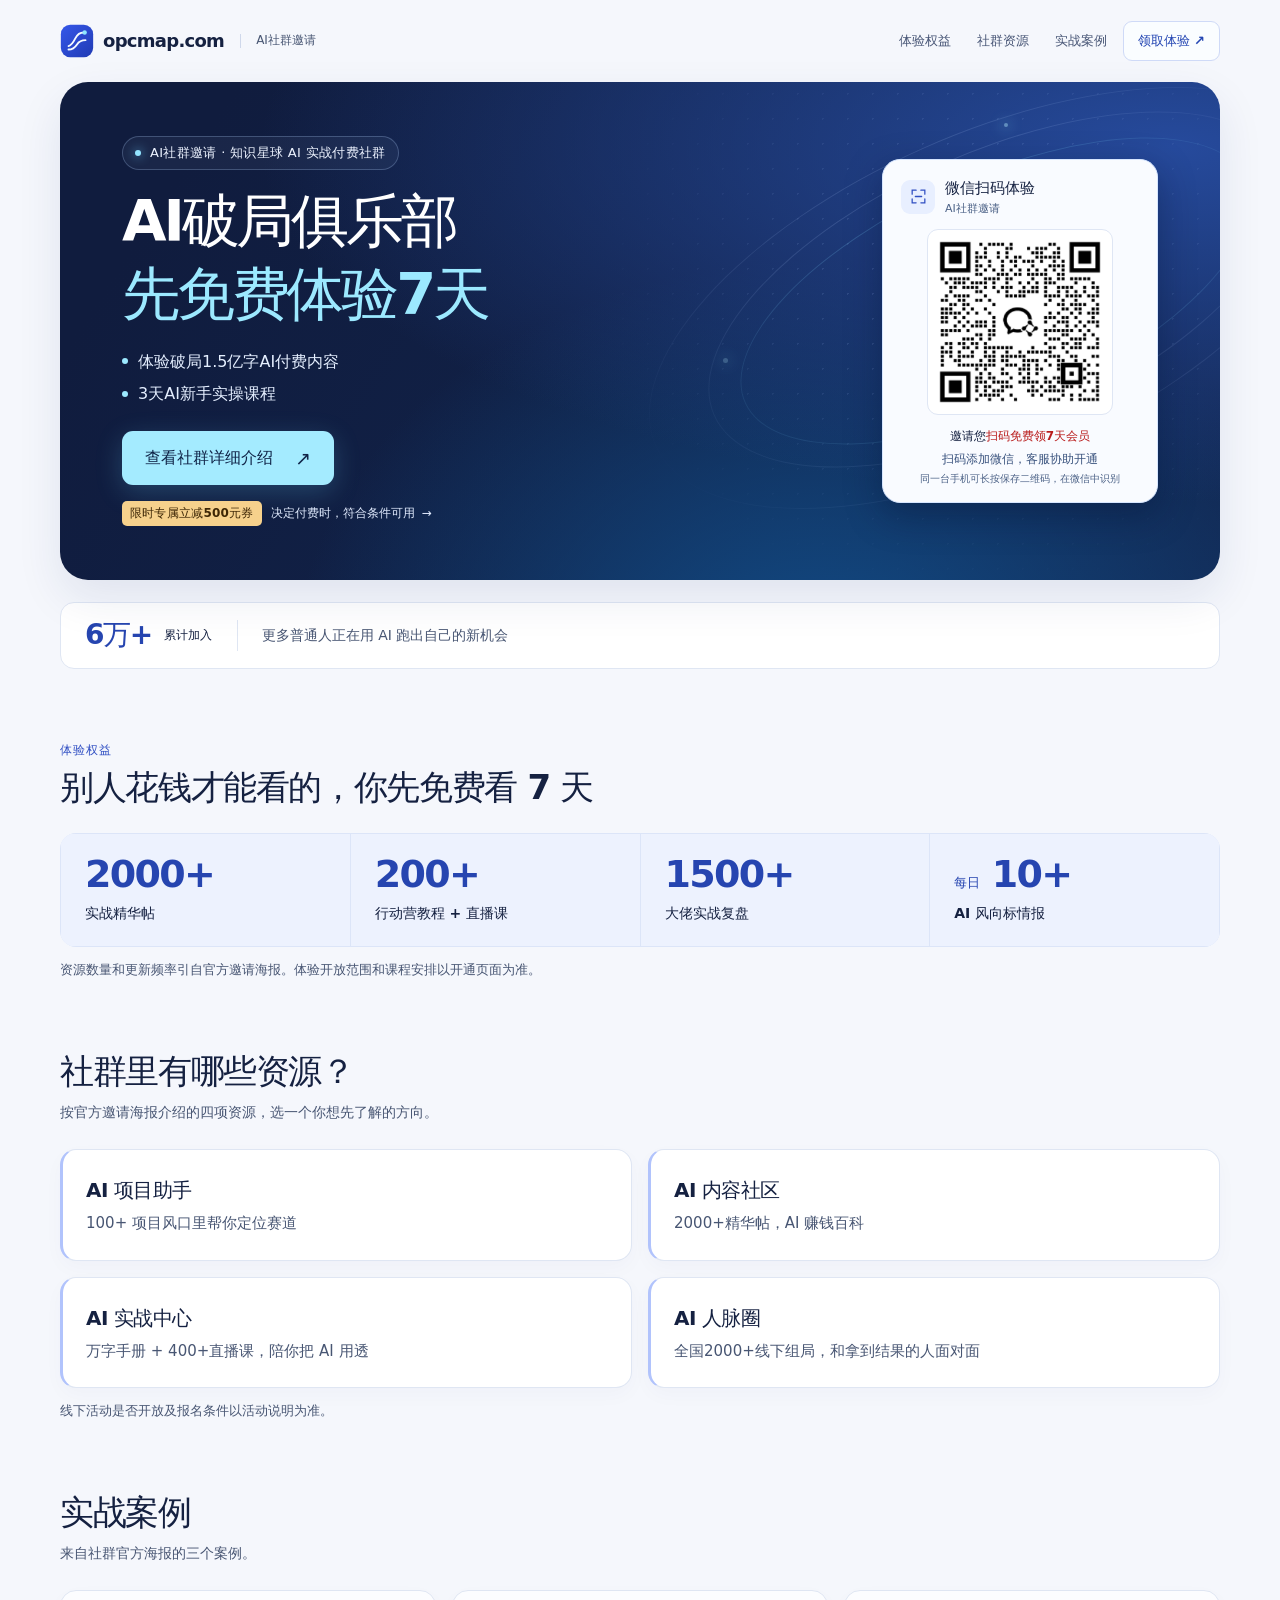
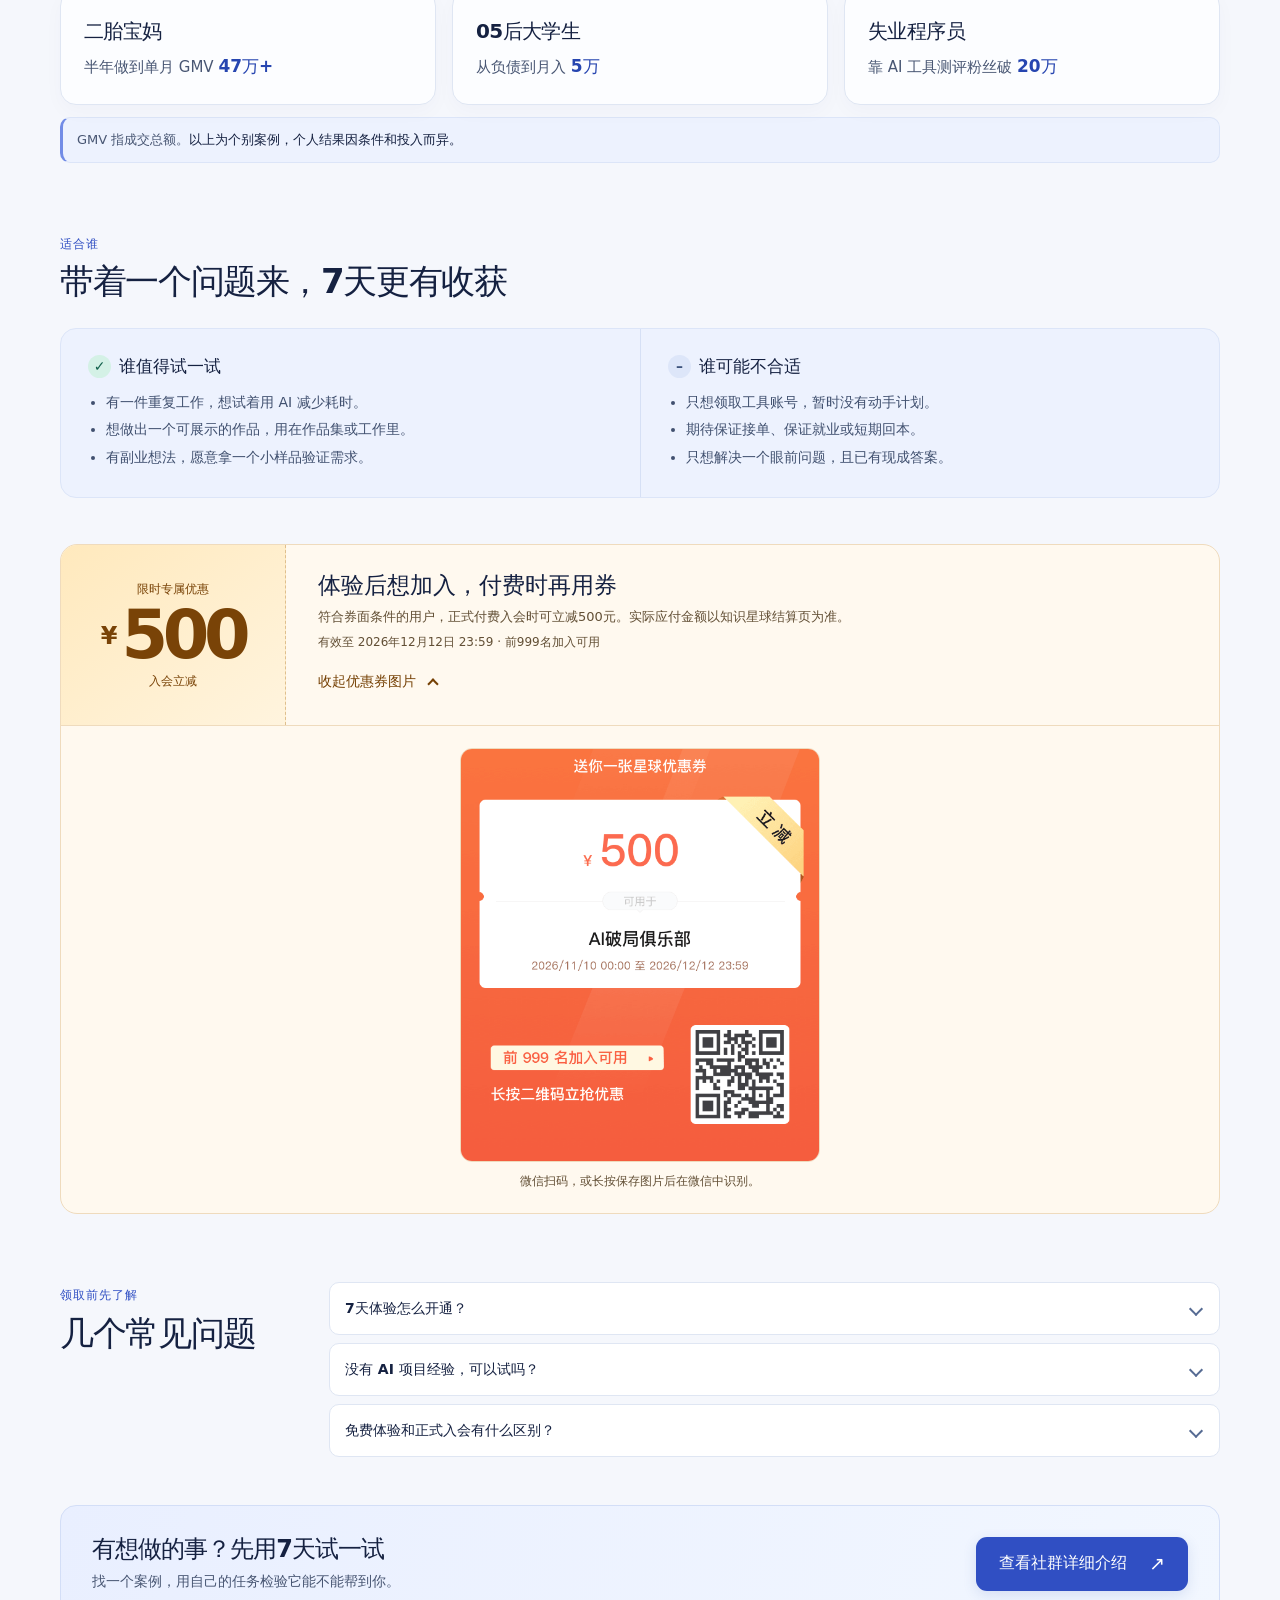
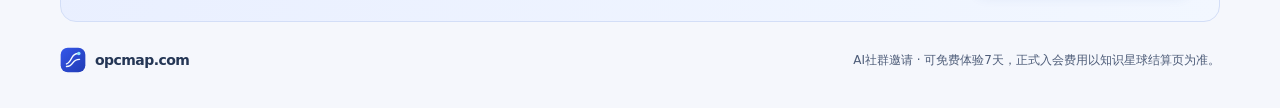
<file: index.html>
<!doctype html>
<html lang="zh-CN">
<head>
<meta charset="utf-8">
<meta name="viewport" content="width=device-width, initial-scale=1, viewport-fit=cover">
<meta name="theme-color" content="#f4f6fc">
<title>AI社群｜7天免费体验 · opcmap.com</title>
<meta name="description" content="AI破局俱乐部是知识星球上的AI实战付费社群。通过AI社群邀请免费体验7天，了解项目方向、实战精华帖和3天AI新手实操课程。">
<meta property="og:title" content="AI社群｜7天免费体验">
<meta property="og:description" content="通过AI社群邀请免费体验7天，了解AI项目助手、实战案例和3天AI新手实操课程。">
<link rel="icon" type="image/svg+xml" href="assets/landing-mark.svg">
<link rel="stylesheet" href="styles.css">
<script defer src="config.js"></script>
<script defer src="app.js"></script>
</head>
<body>
<a class="skip" href="#main">跳到主要内容</a>
<header class="site-header">
  <div class="wrap header-inner">
    <a class="brand" href="./index.html" aria-label="opcmap.com 首页"><img src="assets/landing-mark.svg" width="34" height="34" alt=""><span>opcmap.com</span></a>
    <span class="invite-label">AI社群邀请</span>
    <nav aria-label="页面导航"><a href="#benefits">体验权益</a><a href="#learn">社群资源</a><a href="#cases">实战案例</a></nav>
    <a class="header-cta" href="#trial">领取体验 <span aria-hidden="true">↗</span></a>
  </div>
</header>
<main id="main">
  <section class="hero wrap" id="trial" aria-labelledby="hero-title">
    <div class="orbit" aria-hidden="true"><i></i><i></i><i></i><b></b><b></b><b></b></div>
    <div class="hero-copy">
      <p class="hero-label"><span></span> AI社群邀请 · 知识星球 AI 实战付费社群</p>
      <h1 id="hero-title">AI破局俱乐部<span>先免费体验7天</span></h1>
      <ul class="hero-benefits" aria-label="邀请海报介绍的体验内容">
        <li>体验破局1.5亿字AI付费内容</li>
        <li>3天AI新手实操课程</li>
      </ul>
      <a class="button button-primary" id="hero-cta" data-trial="hero" href="https://t.zsxq.com/xq3qO" target="_blank" rel="noopener noreferrer">查看社群详细介绍 <span aria-hidden="true">↗</span></a>
      <p class="offer-note" data-coupon-only hidden><a href="#coupon" data-coupon-jump><strong>限时专属立减500元券</strong><span>决定付费时，符合条件可用 <b aria-hidden="true">→</b></span></a></p>
    </div>
    <aside class="scan-card" id="trial-qr" aria-label="微信扫码体验">
      <div class="scan-heading"><span class="scan-glyph" aria-hidden="true"><svg viewBox="0 0 24 24" fill="none" stroke="currentColor" stroke-width="1.6" stroke-linecap="round"><path d="M9 4H4v5m11-5h5v5M4 15v5h5m11-5v5h-5M8 12h8"/></svg></span><span><strong>微信扫码体验</strong><small>AI社群邀请</small></span></div>
      <div class="scan-body">
        <div class="qr-frame"><img src="assets/invitation-qr.png" id="trial-qr-image" width="276" height="276" fetchpriority="high" decoding="async" alt="7天免费体验邀请二维码，微信扫码后添加客服"></div>
        <p>邀请您<span class="scan-highlight">扫码免费领7天会员</span></p>
        <p class="scan-steps">扫码添加微信，客服协助开通</p>
        <small>同一台手机可长按保存二维码，在微信中识别</small>
      </div>
    </aside>
  </section>

  <div class="proof wrap">
    <div class="proof-count"><strong>6万+</strong><span>累计加入</span></div>
    <p>更多普通人正在用 AI 跑出自己的新机会</p>
  </div>

  <section class="section wrap" id="benefits" aria-labelledby="benefits-title">
    <div class="section-heading">
      <span class="eyebrow">体验权益</span>
      <h2 id="benefits-title">别人花钱才能看的，你先免费看 7 天</h2>
    </div>
    <ul class="benefits-grid" aria-label="官方邀请海报列出的内容">
      <li><strong>2000+</strong><span>实战精华帖</span></li>
      <li><strong>200+</strong><span>行动营教程 + 直播课</span></li>
      <li><strong>1500+</strong><span>大佬实战复盘</span></li>
      <li><strong><small>每日</small> 10+</strong><span>AI 风向标情报</span></li>
    </ul>
    <p class="resource-note">资源数量和更新频率引自官方邀请海报。体验开放范围和课程安排以开通页面为准。</p>
  </section>

  <section class="section wrap" id="learn" aria-labelledby="learn-title">
    <div class="section-heading">
      <h2 id="learn-title">社群里有哪些资源？</h2>
      <p>按官方邀请海报介绍的四项资源，选一个你想先了解的方向。</p>
    </div>
    <div class="cards resource-grid">
      <article class="learn-card">
        <h3>AI 项目助手</h3>
        <p>100+ 项目风口里帮你定位赛道</p>
      </article>
      <article class="learn-card">
        <h3>AI 内容社区</h3>
        <p>2000+精华帖，AI 赚钱百科</p>
      </article>
      <article class="learn-card">
        <h3>AI 实战中心</h3>
        <p>万字手册 + 400+直播课，陪你把 AI 用透</p>
      </article>
      <article class="learn-card">
        <h3>AI 人脉圈</h3>
        <p>全国2000+线下组局，和拿到结果的人面对面</p>
      </article>
    </div>
    <p class="resource-note">线下活动是否开放及报名条件以活动说明为准。</p>
  </section>

  <section class="section wrap" id="cases" aria-labelledby="cases-title">
    <div class="section-heading">
      <h2 id="cases-title">实战案例</h2>
      <p>来自社群官方海报的三个案例。</p>
    </div>
    <div class="cards case-grid">
      <article class="learn-card">
        <h3>二胎宝妈</h3>
        <p>半年做到单月 GMV <strong>47万+</strong></p>
      </article>
      <article class="learn-card">
        <h3>05后大学生</h3>
        <p>从负债到月入 <strong>5万</strong></p>
      </article>
      <article class="learn-card">
        <h3>失业程序员</h3>
        <p>靠 AI 工具测评粉丝破 <strong>20万</strong></p>
      </article>
    </div>
    <p class="resource-note case-note">GMV 指成交总额。<strong>以上为个别案例，个人结果因条件和投入而异。</strong></p>
  </section>

  <section class="section wrap fit" id="fit" aria-labelledby="fit-title">
    <div class="section-heading"><span class="eyebrow">适合谁</span><h2 id="fit-title">带着一个问题来，7天更有收获</h2></div>
    <div class="fit-grid">
      <div class="fit-part"><h3><span class="fit-mark fit-yes" aria-hidden="true">✓</span>谁值得试一试</h3><ul><li>有一件重复工作，想试着用 AI 减少耗时。</li><li>想做出一个可展示的作品，用在作品集或工作里。</li><li>有副业想法，愿意拿一个小样品验证需求。</li></ul></div>
      <div class="fit-part"><h3><span class="fit-mark fit-no" aria-hidden="true">–</span>谁可能不合适</h3><ul><li>只想领取工具账号，暂时没有动手计划。</li><li>期待保证接单、保证就业或短期回本。</li><li>只想解决一个眼前问题，且已有现成答案。</li></ul></div>
    </div>
  </section>

  <details class="coupon wrap" id="coupon" data-coupon-only open hidden aria-labelledby="coupon-title">
    <summary class="coupon-summary" aria-labelledby="coupon-title coupon-action">
      <span class="coupon-amount"><span>限时专属优惠</span><strong><sup>¥</sup>500</strong><small>入会立减</small></span>
      <span class="coupon-copy">
        <strong class="coupon-title" id="coupon-title">体验后想加入，付费时再用券</strong>
        <span class="coupon-description">符合券面条件的用户，正式付费入会时可立减500元。实际应付金额以知识星球结算页为准。</span>
        <span class="coupon-rules">有效至 <time datetime="2026-12-12T23:59:00+08:00">2026年12月12日 23:59</time> · 前999名加入可用</span>
        <span class="coupon-action" id="coupon-action"><span class="coupon-when-closed">查看500元优惠券</span><span class="coupon-when-open">收起优惠券图片</span><i aria-hidden="true"></i></span>
      </span>
    </summary>
    <figure class="coupon-picture">
      <img data-src="assets/coupon-qr.png" width="640" height="720" alt="限时专属立减500元券图片" loading="lazy" decoding="async" fetchpriority="low">
      <figcaption>微信扫码，或长按保存图片后在微信中识别。</figcaption>
    </figure>
  </details>

  <section class="section wrap faq" aria-labelledby="faq-title">
    <div class="section-heading"><span class="eyebrow">领取前先了解</span><h2 id="faq-title">几个常见问题</h2></div>
    <div class="questions">
      <details><summary>7天体验怎么开通？</summary><p>点击「查看社群详细介绍」，按邀请页提示操作。也可以用微信扫上方二维码添加客服，由客服协助开通。</p></details>
      <details><summary>没有 AI 项目经验，可以试吗？</summary><p>可以先选一个熟悉的小任务。邀请资料介绍了3天 AI 新手实操课，课程和体验权限以实际开通页为准。</p></details>
      <details><summary>免费体验和正式入会有什么区别？</summary><p>这是付费社群，7天体验可以先看内容、判断是否适合自己。体验期结束后的正式会员权益、期限和费用，以平台页面为准。</p></details>
    </div>
  </section>

  <section class="closing wrap" aria-labelledby="closing-title">
    <div><h2 id="closing-title">有想做的事？先用7天试一试</h2><p>找一个案例，用自己的任务检验它能不能帮到你。</p></div>
    <a class="button button-closing" data-trial="footer" href="https://t.zsxq.com/xq3qO" target="_blank" rel="noopener noreferrer">查看社群详细介绍 <span aria-hidden="true">↗</span></a>
  </section>
</main>
<footer class="site-footer wrap"><a class="brand" href="./index.html"><img src="assets/landing-mark.svg" width="26" height="26" alt=""><span>opcmap.com</span></a><p>AI社群邀请 · 可免费体验7天，正式入会费用以知识星球结算页为准。</p></footer>
<div class="mobile-bar" id="mobile-bar" hidden><a class="button button-closing" data-trial="sticky" href="https://t.zsxq.com/xq3qO" target="_blank" rel="noopener noreferrer">领取7天免费体验 <span aria-hidden="true">↗</span></a></div>
</body>
</html>
</file>
<file: styles.css>
:root{color-scheme:light;--bg:#f5f7fc;--ink:#152141;--muted:#485673;--accent:#304fc3;--line:#dfe6f3;--paper:#fff;--cyan:#9ce9ff;--navy:#102354;--wrap:1160px;font-family:"Microsoft YaHei","PingFang SC",system-ui,sans-serif;font-synthesis:none}
*{box-sizing:border-box}
html{scroll-behavior:smooth;scroll-padding-top:24px}
body{margin:0;background:var(--bg);color:var(--ink);font-size:15px;line-height:1.7}
[hidden]{display:none!important}
a{color:inherit;text-decoration:none}
button,a,summary{-webkit-tap-highlight-color:transparent}
:focus-visible{outline:3px solid #5273e9;outline-offset:4px}
.wrap{width:min(var(--wrap),calc(100% - 72px));margin-inline:auto}
.skip{position:fixed;z-index:20;left:16px;top:12px;background:#fff;border-radius:8px;padding:10px 15px;transform:translateY(-160%)}
.skip:focus{transform:translateY(0)}
.site-header{background:var(--bg)}
.header-inner{height:82px;display:flex;gap:16px;align-items:center}
.brand{display:inline-flex;align-items:center;gap:9px;font-family:system-ui,sans-serif;font-size:18px;font-weight:760;letter-spacing:-.04em;line-height:1}
.brand img{display:block;flex:none}
.invite-label{padding-left:15px;border-left:1px solid #cfd8eb;color:var(--muted);font-size:12px;white-space:nowrap;line-height:1.15}
nav{display:flex;gap:26px;margin-left:auto;color:#485676;font-size:13px}
nav a:hover{color:var(--accent)}
.header-cta{padding:8px 14px;border:1px solid #cfdaf7;border-radius:9px;color:#2446b3;background:#fafdff;font-size:13px;font-weight:700;white-space:nowrap}
.header-cta:hover{background:#eaf0ff}
.hero{position:relative;isolation:isolate;overflow:hidden;min-height:498px;display:grid;grid-template-columns:minmax(0,1fr) 276px;align-items:center;gap:46px;padding:54px 62px;border-radius:28px;background:radial-gradient(ellipse at 96% 13%,#264a9c 0,transparent 58%),radial-gradient(ellipse at 66% 116%,#124b85 0,transparent 49%),linear-gradient(123deg,#101c3e 12%,#122751 100%);color:#fff;box-shadow:0 18px 46px #192d6c18}
.orbit{position:absolute;z-index:-1;pointer-events:none;right:-125px;top:-126px;width:735px;height:630px;opacity:.58;background:radial-gradient(circle,#abc8ff44 1px,transparent 1px) 0 0/25px 25px;mask-image:radial-gradient(ellipse,#000 18%,transparent 76%)}
.orbit i{position:absolute;display:block;border:1px solid #b8d2ff55;border-radius:50%;width:620px;height:275px;right:38px;top:196px;transform:rotate(-24deg)}
.orbit i:nth-child(2){width:730px;height:328px;top:178px;right:-9px}
.orbit i:nth-child(3){width:550px;height:230px;top:220px;right:74px;border-color:#83d9ff64}
.orbit b{position:absolute;width:5px;height:5px;background:#b6f1ff;box-shadow:0 0 14px 4px #8ce8ff66;border-radius:50%;top:402px;left:113px}
.orbit b:nth-of-type(2){top:167px;left:394px;width:4px;height:4px}
.orbit b:nth-of-type(3){top:475px;left:382px;width:3px;height:3px}
.hero-label{display:inline-flex;gap:9px;align-items:center;padding:5px 12px;margin:0 0 19px;border:1px solid #b8d7ff40;border-radius:999px;color:#edf3ff;background:#c5dcff0e;font-size:13px;letter-spacing:.025em}
.hero-label span{width:6px;height:6px;border-radius:50%;background:#94e5ff;box-shadow:0 0 11px #6cceff}
h1,h2,h3,p{margin-top:0}
.hero h1{margin:0;font-size:clamp(42px,4.5vw,65px);line-height:1.15;letter-spacing:-.055em;font-weight:800}
.hero h1 span{display:block;margin-top:6px;color:var(--cyan)}
.hero-benefits {
  display: grid;
  gap: 5px;
  margin: 20px 0 24px;
  padding: 0;
  list-style: none;
  color: #e5efff;
  font-size: 16px;
}
.hero-benefits li {
  display: flex;
  align-items: baseline;
  gap: 10px;
}
.hero-benefits li::before {
  content: "";
  align-self: center;
  flex: 0 0 6px;
  height: 6px;
  border-radius: 50%;
  background: var(--cyan);
}
.button{display:inline-flex;justify-content:center;align-items:center;gap:22px;min-height:54px;padding:0 23px;border-radius:11px;font-size:16px;font-weight:760;line-height:1.3;white-space:nowrap;transition:background .16s,box-shadow .16s,transform .16s}
.button span{font-size:19px;font-weight:500;line-height:1}
.button:hover{transform:translateY(-2px)}
.button:active{transform:translateY(0)}
.button-primary{background:#a4ebff;color:#102448;box-shadow:0 7px 27px #70d9ff35}
.button-primary:hover{background:#c4f3ff;box-shadow:0 8px 30px #70d9ff45}
.hero :focus-visible{outline-color:#b5eeff}
.offer-note{margin:16px 0 0;font-size:12px;color:#e2ecff}
.offer-note a{display:inline-flex;gap:9px;align-items:center;flex-wrap:wrap}
.offer-note strong{padding:2px 8px;border-radius:5px;background:#f6d18c;color:#3e2706;letter-spacing:.02em}
.offer-note b{margin-left:3px;font-weight:400}
.offer-note a:hover span{text-decoration:underline;text-underline-offset:3px}
.scan-card{position:relative;padding:18px 18px 16px;background:#f9fbff;color:var(--ink);border:1px solid #d7e6ff;border-radius:18px;box-shadow:0 12px 36px #060f305e}
summary{cursor:pointer}
.scan-heading{display:flex;align-items:center;gap:10px;list-style:none}
summary::-webkit-details-marker{display:none}
.scan-heading>span:nth-child(2){display:grid;line-height:1.38;gap:2px}
.scan-heading strong{font-size:15px}
.scan-heading small{font-size:11px;color:#4b6186}
.scan-glyph{width:34px;height:34px;border-radius:9px;display:grid;place-items:center;background:#e8efff;color:#314fc2;flex:none}
.scan-glyph svg{width:19px;height:19px}
.questions summary::after{border-right:2px solid currentColor;border-bottom:2px solid currentColor;width:8px;height:8px;transform:rotate(45deg);margin-left:auto;margin-right:3px;flex:none;color:#566b93}
.questions details[open] summary::after{transform:rotate(225deg)}
.scan-body{text-align:center;padding-top:13px}
.qr-frame{padding:6px;width:186px;max-width:100%;aspect-ratio:1;margin:0 auto;border:1px solid #dfe6f4;border-radius:11px;background:#fff;display:grid;place-items:center}
.qr-frame img{display:block;width:100%;height:auto;-webkit-touch-callout:default}
.scan-body p{margin:11px 0 1px;font-size:12px;font-weight:720}
.scan-highlight {
  color: #b91c1c;
}
.scan-body .scan-steps {
  margin-top: 3px;
  color: #3a537e;
  font-weight: 600;
}
.scan-body small{display:block;font-size:10px;color:#4b6186;line-height:1.55}
.proof{margin-top:22px;padding:17px 24px;display:flex;align-items:center;gap:24px;background:#fff;border:1px solid var(--line);border-radius:14px}
.proof-count{display:flex;gap:12px;align-items:center;padding-right:25px;border-right:1px solid var(--line);white-space:nowrap}
.proof-count strong{color:#2645b0;font-size:28px;letter-spacing:-.05em;line-height:1.1}
.proof-count span{display:flex;gap:1px;flex-direction:column;font-size:12px;font-weight:700;line-height:1.45}

.proof p{margin:0;color:var(--muted);font-size:14px}
.section{margin-top:68px}
.section-heading{margin-bottom:24px}
.eyebrow{display:inline-block;font-size:12px;color:var(--accent);letter-spacing:.09em;font-weight:750;margin-bottom:5px}
h2{font-size:clamp(24px,2.9vw,34px);letter-spacing:-.04em;line-height:1.3;margin-bottom:8px;font-weight:800}
.section-heading p{margin:0;color:var(--muted);font-size:14px}
.cards{display:grid;grid-template-columns:repeat(3,minmax(0,1fr));gap:16px}
.learn-card{display:flex;flex-direction:column;background:#fff;padding:23px;border:1px solid var(--line);border-radius:16px;box-shadow:0 7px 20px #23356a07;min-width:0}
.learn-card h3 {
  margin: 0 0 4px;
  font-size: 20px;
  letter-spacing: -.03em;
}
.learn-card > p {
  margin: 0;
  color: var(--muted);
  font-size: 15px;
}
.benefits-grid {
  display: grid;
  grid-template-columns: repeat(4, minmax(0, 1fr));
  gap: 1px;
  margin: 0;
  padding: 1px;
  overflow: hidden;
  list-style: none;
  border-radius: 16px;
  background: #dce5f8;
}
.benefits-grid li {
  display: grid;
  align-content: start;
  gap: 6px;
  padding: 20px 24px;
  background: #edf2fe;
}
.benefits-grid strong {
  color: #2645b0;
  font-size: clamp(26px, 4vw, 38px);
  line-height: 1.1;
  letter-spacing: -.045em;
}
.benefits-grid small {
  font-size: 13px;
  letter-spacing: 0;
}
.benefits-grid span {
  font-size: 14px;
  font-weight: 650;
}
.resource-grid {
  grid-template-columns: repeat(2, minmax(0, 1fr));
}
.resource-grid .learn-card {
  border-left: 3px solid #b1c3fc;
}
.case-grid .learn-card {
  background: #fcfdff;
}
.case-grid strong {
  color: #2645b0;
  font-size: 1.13em;
}
.resource-note {
  margin: 12px 0 0;
  color: var(--muted);
  font-size: 13px;
}
.case-note {
  padding: 11px 14px;
  border: 1px solid #dce5f8;
  border-inline-start: 3px solid #728ce6;
  border-radius: 10px;
  background: #edf2fe;
}
.case-note strong {
  color: var(--ink);
}
.fit-grid{display:grid;grid-template-columns:repeat(2,minmax(0,1fr));background:#edf2fe;border:1px solid #dce5f8;border-radius:16px}
.fit-part{padding:23px 27px}
.fit-part+.fit-part{border-left:1px solid #d6e0f5}
.fit-part h3{display:flex;align-items:center;gap:8px;margin:0 0 10px;font-size:17px}
.fit-mark{display:grid;place-items:center;width:23px;height:23px;border-radius:50%;font-size:14px}
.fit-yes{background:#d4f1e6;color:#12614b}.fit-no{background:#dde6f9;color:#3d537c}
.fit-part ul{margin:0;padding-left:18px;color:#40506f;font-size:14px}
.fit-part li{margin:4px 0}
.coupon{margin-top:46px;border:1px solid #efdbbd;border-radius:17px;background:#fff9ef}
.coupon-amount{display:grid;align-content:center;justify-items:center;padding:23px;border-right:1px dashed #dfbf8e;text-align:center;color:#794307;background:linear-gradient(142deg,#ffe9bd,#fff4de);border-radius:16px 0 0 16px}
.coupon-amount span,.coupon-amount small{font-size:12px;font-weight:700}
.coupon-amount strong{font-family:system-ui,sans-serif;display:block;font-size:67px;line-height:1.08;letter-spacing:-.08em}
.coupon-amount sup{font-size:24px;vertical-align:14px;letter-spacing:0;padding-right:4px}
.coupon-summary{display:grid;grid-template-columns:225px minmax(0,1fr);list-style:none;border-radius:16px}
.coupon-summary::marker{content:""}
.coupon-summary:focus-visible{outline-offset:-4px}
.coupon-copy{display:block;padding:26px 32px}
.coupon-title{display:block;font-size:23px;line-height:1.3;margin-bottom:5px}
.coupon-description,.coupon-rules{display:block;color:#624f35;font-size:13px;margin-bottom:4px}
.coupon-copy .coupon-rules{font-size:12px}
.coupon-action{display:inline-flex;align-items:center;gap:12px;margin-top:9px;color:#754004;font-size:14px;font-weight:760;min-height:34px}
.coupon-summary:hover .coupon-action{color:#502e08}
.faq{display:grid;grid-template-columns:245px minmax(0,1fr);gap:24px}
.questions{display:grid;gap:8px}
.questions details{background:#fff;border:1px solid var(--line);border-radius:10px}
.questions summary{display:flex;align-items:center;justify-content:space-between;gap:13px;min-height:51px;padding:11px 15px;list-style:none;font-weight:700;font-size:14px}
.questions summary::after{content:""}
.questions details p{margin:0;padding:0 15px 13px;color:var(--muted);font-size:13px}
.closing{margin-top:48px;display:flex;align-items:center;justify-content:space-between;gap:22px;padding:28px 31px;border:1px solid #d3def7;border-radius:16px;background:linear-gradient(110deg,#e9efff,#f2f7ff)}
.closing h2{font-size:24px;margin-bottom:4px}
.closing p{margin:0;color:var(--muted);font-size:14px}
.button-closing{background:#304fc3;color:#fff;box-shadow:0 4px 14px #3452ac24}
.button-closing:hover{background:#253e9d}
.site-footer{padding:25px 0 35px;display:flex;align-items:center;justify-content:space-between;gap:14px;color:#4d5c78}
.site-footer .brand{font-size:14px;color:#243655}
.site-footer p{margin:0;font-size:12px}
.mobile-bar{display:none}
@media(max-width:900px){
  .wrap{width:calc(100% - 40px)}.hero{grid-template-columns:minmax(0,1fr) 235px;gap:28px;padding:40px 34px}.section{margin-top:50px}.learn-card{padding:17px}.fit-part{padding:19px}.faq{grid-template-columns:190px minmax(0,1fr)}.scan-card{padding:15px}.qr-frame{width:158px}
}
@media(max-width:680px){
  .wrap{width:calc(100% - 28px)}.header-inner{height:62px;gap:9px}.brand{font-size:16px}.brand img{width:30px;height:30px}.invite-label{font-size:11px;padding-left:8px}.header-inner nav{display:none}.header-cta{margin-left:auto;font-size:12px;padding:7px 9px}.hero{display:block;min-height:auto;padding:28px 20px 21px;border-radius:19px}.hero-label{font-size:11px;margin-bottom:15px}.hero h1{font-size:clamp(34px,9.3vw,50px)}.button{min-height:51px;font-size:15px;padding:0 17px;gap:17px}.offer-note{margin-top:12px;font-size:11px}.offer-note a{gap:5px 7px}.orbit{right:-350px;top:-166px}.scan-card{margin-top:17px;padding:11px 13px;border-radius:11px}.scan-glyph{width:30px;height:30px}.scan-heading strong{font-size:14px}.scan-heading small{font-size:10px}.scan-body small{font-size:11px}.qr-frame{width:170px}.proof{margin-top:13px;padding:12px;gap:10px;align-items:center}.proof-count{gap:6px;padding-right:10px}.proof-count strong{font-size:22px}.proof-count span{font-size:10px}.proof p{font-size:11px;line-height:1.55}.section{margin-top:40px}.section-heading{margin-bottom:15px}.section-heading p{font-size:13px}.cards,.fit-grid{grid-template-columns:1fr;gap:10px}.learn-card{padding:17px 17px 15px}.fit-grid{gap:0}.fit-part+.fit-part{border-left:0;border-top:1px solid #d6e0f5}.fit-part{padding:15px 17px}.fit-part ul{font-size:13px}.coupon{margin-top:30px}.coupon-amount{grid-template-columns:1fr auto auto;align-items:center;justify-items:start;gap:8px;border-right:0;border-bottom:1px dashed #dfbf8e;border-radius:16px 16px 0 0;padding:14px 15px}.coupon-amount strong{font-size:42px}.coupon-amount sup{font-size:17px;vertical-align:8px}.coupon-amount span,.coupon-amount small{font-size:10px}.coupon-copy{padding:16px}.coupon-title{font-size:20px}.coupon-copy .coupon-rules{font-size:11px}.faq{grid-template-columns:1fr;gap:0}.faq .section-heading{margin-bottom:10px}.closing{margin-top:30px;align-items:flex-start;flex-direction:column;gap:14px;padding:19px}.closing h2{font-size:22px}.closing p{font-size:13px}.site-footer{align-items:flex-start;flex-direction:column;padding:23px 0 91px}.site-footer .brand img{width:24px;height:24px}.site-footer p{font-size:11px}.mobile-bar{display:block;position:fixed;z-index:10;bottom:0;left:0;right:0;padding:8px 14px max(9px,env(safe-area-inset-bottom));background:#f5f7fcee;border-top:1px solid #dbe4f4;backdrop-filter:blur(14px)}.mobile-bar .button{display:flex;width:100%;min-height:46px}
}
@media(max-width:350px){.wrap{width:calc(100% - 22px)}.hero{padding-inline:16px}.proof-count strong{font-size:20px}.invite-label{display:none}.hero h1{font-size:32px}.offer-note{font-size:10px}}
@media(prefers-reduced-motion:reduce){*,*::before,*::after{scroll-behavior:auto!important;transition:none!important;animation:none!important}}

@media (max-width: 900px) {
  .benefits-grid li {
    padding-inline: 16px;
  }
}
@media (max-width: 680px) {
  .hero-benefits {
    margin: 13px 0 18px;
    font-size: 15px;
  }
  .benefits-grid {
    grid-template-columns: repeat(2, minmax(0, 1fr));
  }
  .benefits-grid li {
    padding: 14px;
  }
  .learn-card > p {
    font-size: 15px;
  }
  .resource-note {
    font-size: 13px;
  }
}

.coupon-action i{width:8px;height:8px;border-right:2px solid currentColor;border-bottom:2px solid currentColor;transform:rotate(45deg);margin-left:1px;margin-top:-4px}
.coupon-when-open,.coupon[open] .coupon-when-closed{display:none}
.coupon[open] .coupon-when-open{display:inline}
.coupon[open] .coupon-action i{transform:rotate(225deg);margin-top:4px}
.coupon[open] .coupon-amount{border-bottom-left-radius:0}
.coupon-picture{margin:0;border-top:1px solid #efdbbd;padding:22px;text-align:center}
.coupon-picture img{display:block;max-width:100%;width:360px;height:auto;margin:auto;border:1px solid #efdbbd;border-radius:12px;background:#fff}
.coupon-picture figcaption{margin:9px 0 0;color:#624f35;font-size:12px}
@media(max-width:680px){.coupon-summary{grid-template-columns:1fr}.coupon-picture{padding:15px}}
</file>
